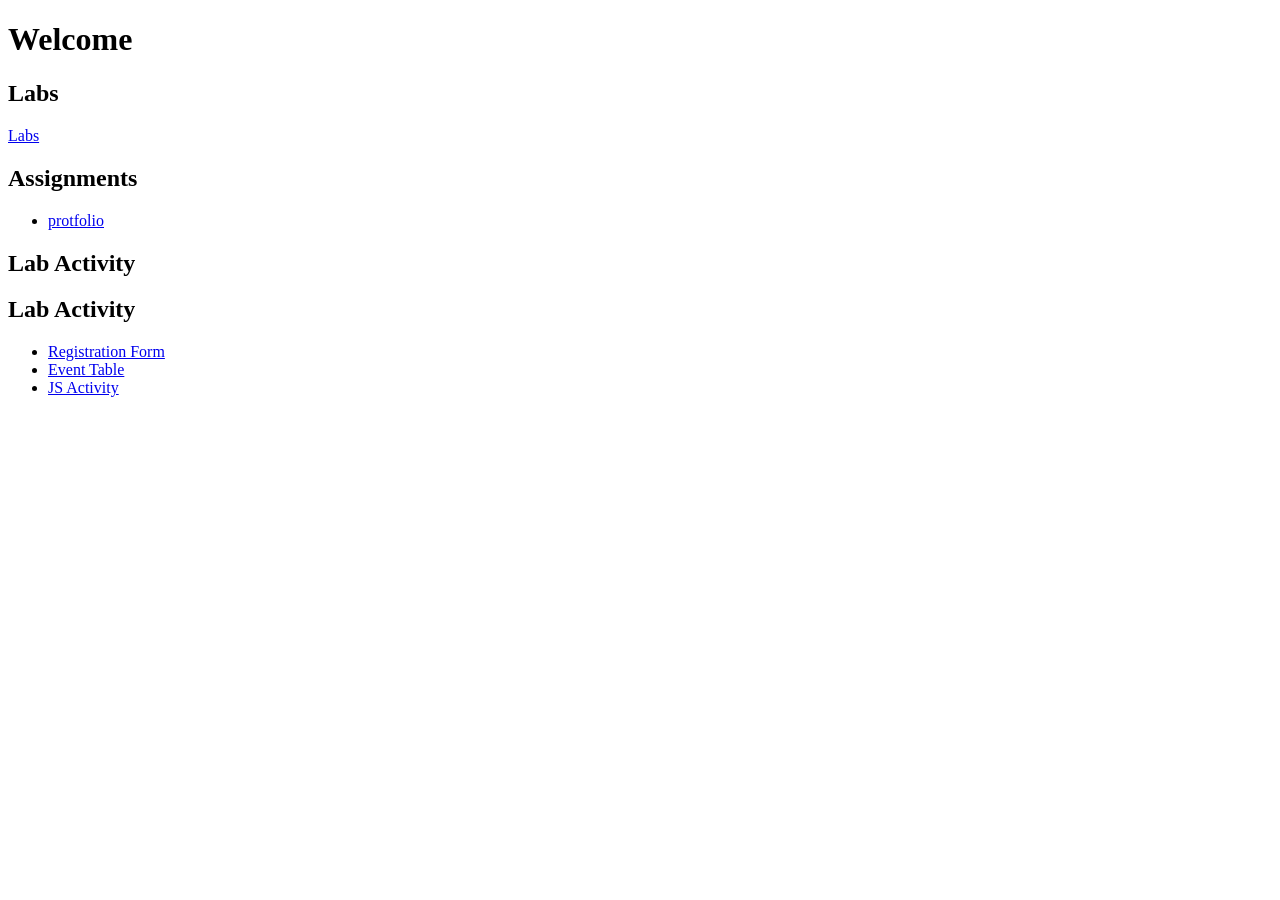
<file: index.html>
<!DOCTYPE html>
<html lang="en">
<head>
    <meta charset="UTF-8">
    <meta name="viewport" content="width=device-width, initial-scale=1.0">
    <title>Document</title>
</head>
<body>
    <h1> Welcome </h1>
    <h2>Labs</h2>
    <a href="Labs/labs.html">Labs</a>

    <h2>Assignments</h2>

     <ul>
      <li>
        <a href="protfolio/index.html">protfolio</a>
      </li>
    </ul>


     <h2>Lab Activity</h2>


     <h2>Lab Activity</h2>
    <ul>
      <li>
        <a href="Lab-Activity/RegisterForm.html">Registration Form</a>
      </li>

      <li>
        <a href="Lab-Activity/EventTable.html">Event Table</a>
      </li>

      <li>
        <a href="JS-Activity1/index.html">JS Activity</a>
      </li>
    </ul>


</body>
</html>
</file>
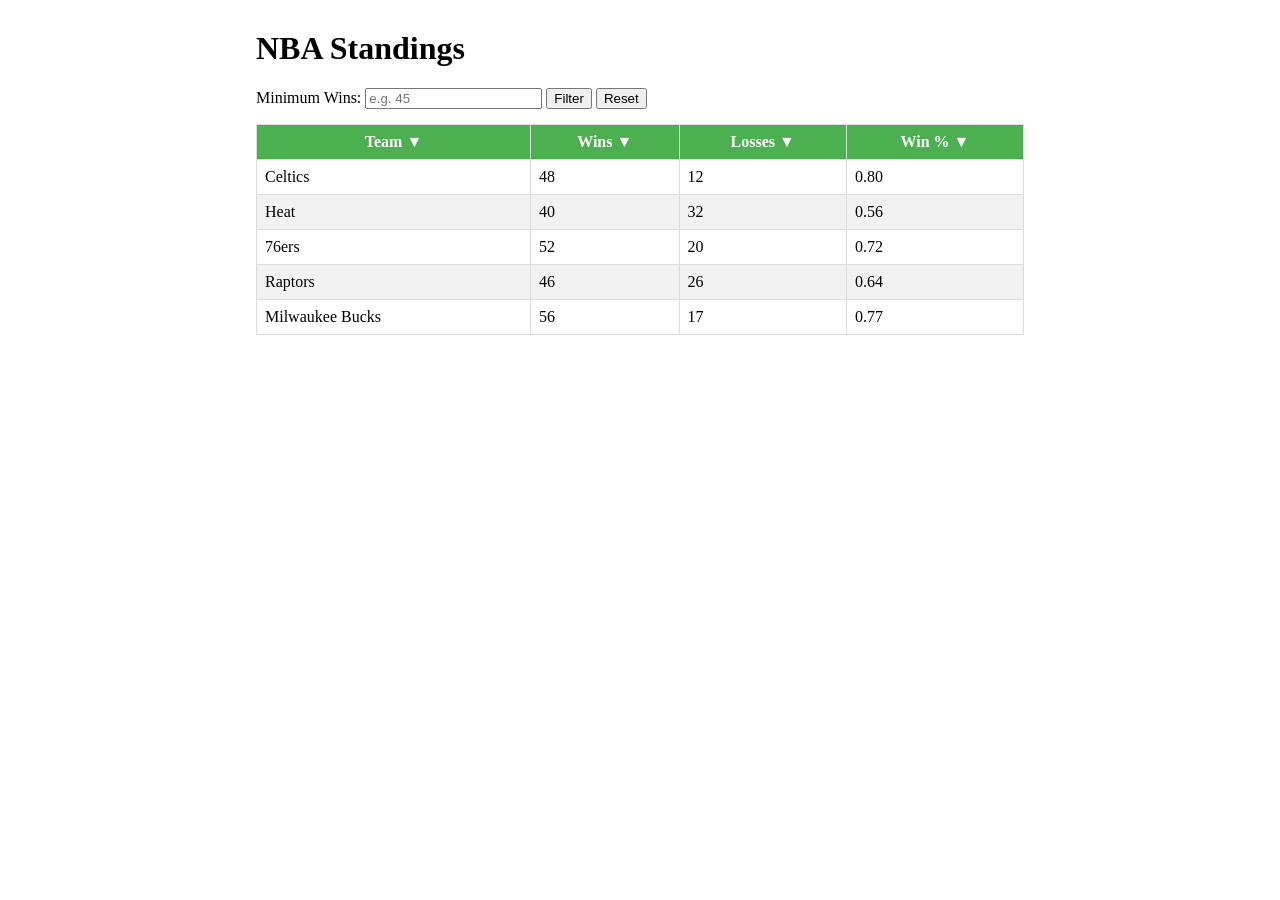
<file: JS-Activity1/index.html>
<!DOCTYPE html>
<html lang="en">
<head>
  <meta charset="UTF-8">
  <title>NBA Standings - Sort & Filter</title>
  <link rel="stylesheet" href="style.css">
  <script src="code.js"></script>
</head>
<body>
  <h1>NBA Standings</h1>
  <!-- Filter Controls -->
   <div style="margin-bottom: 15px;">
    <label for="minWins">Minimum Wins: </label>
    <input type="number" id="minWins" placeholder="e.g. 45">
    <button onclick="filterWins()">Filter</button>
    <button onclick="resetFilter()">Reset</button>
  </div>
  
  <!-- Table -->
  <table>
    <thead>
      <tr>
        <th onclick="sort(this)">Team<span class="asc"></span></th>
        <th onclick="sort(this)">Wins<span class="asc"></span></th>
        <th onclick="sort(this)">Losses<span class="asc"></span></th>
        <th onclick="sort(this)">Win %<span class="asc"></span></th>
      </tr>
      </tr>
    </thead>
    <tbody>
      <tr>
        <td>Celtics</td>
        <td>48</td>
        <td>12</td>
        <td>0.80</td>
      </tr>
      <tr>
        <td>Heat</td>
        <td>40</td>
        <td>32</td>
        <td>0.56</td>
      </tr>
      <tr>
        <td>76ers</td>
        <td>52</td>
        <td>20</td>
        <td>0.72</td>
      </tr>
      <tr>
        <td>Raptors</td>
        <td>46</td>
        <td>26</td>
        <td>0.64</td>
      </tr>
      <tr>
        <td>Milwaukee Bucks</td>
        <td>56</td>
        <td>17</td>
        <td>0.77</td>
      </tr>
    </tbody>
  </table>
 
</body>
</html>
</file>
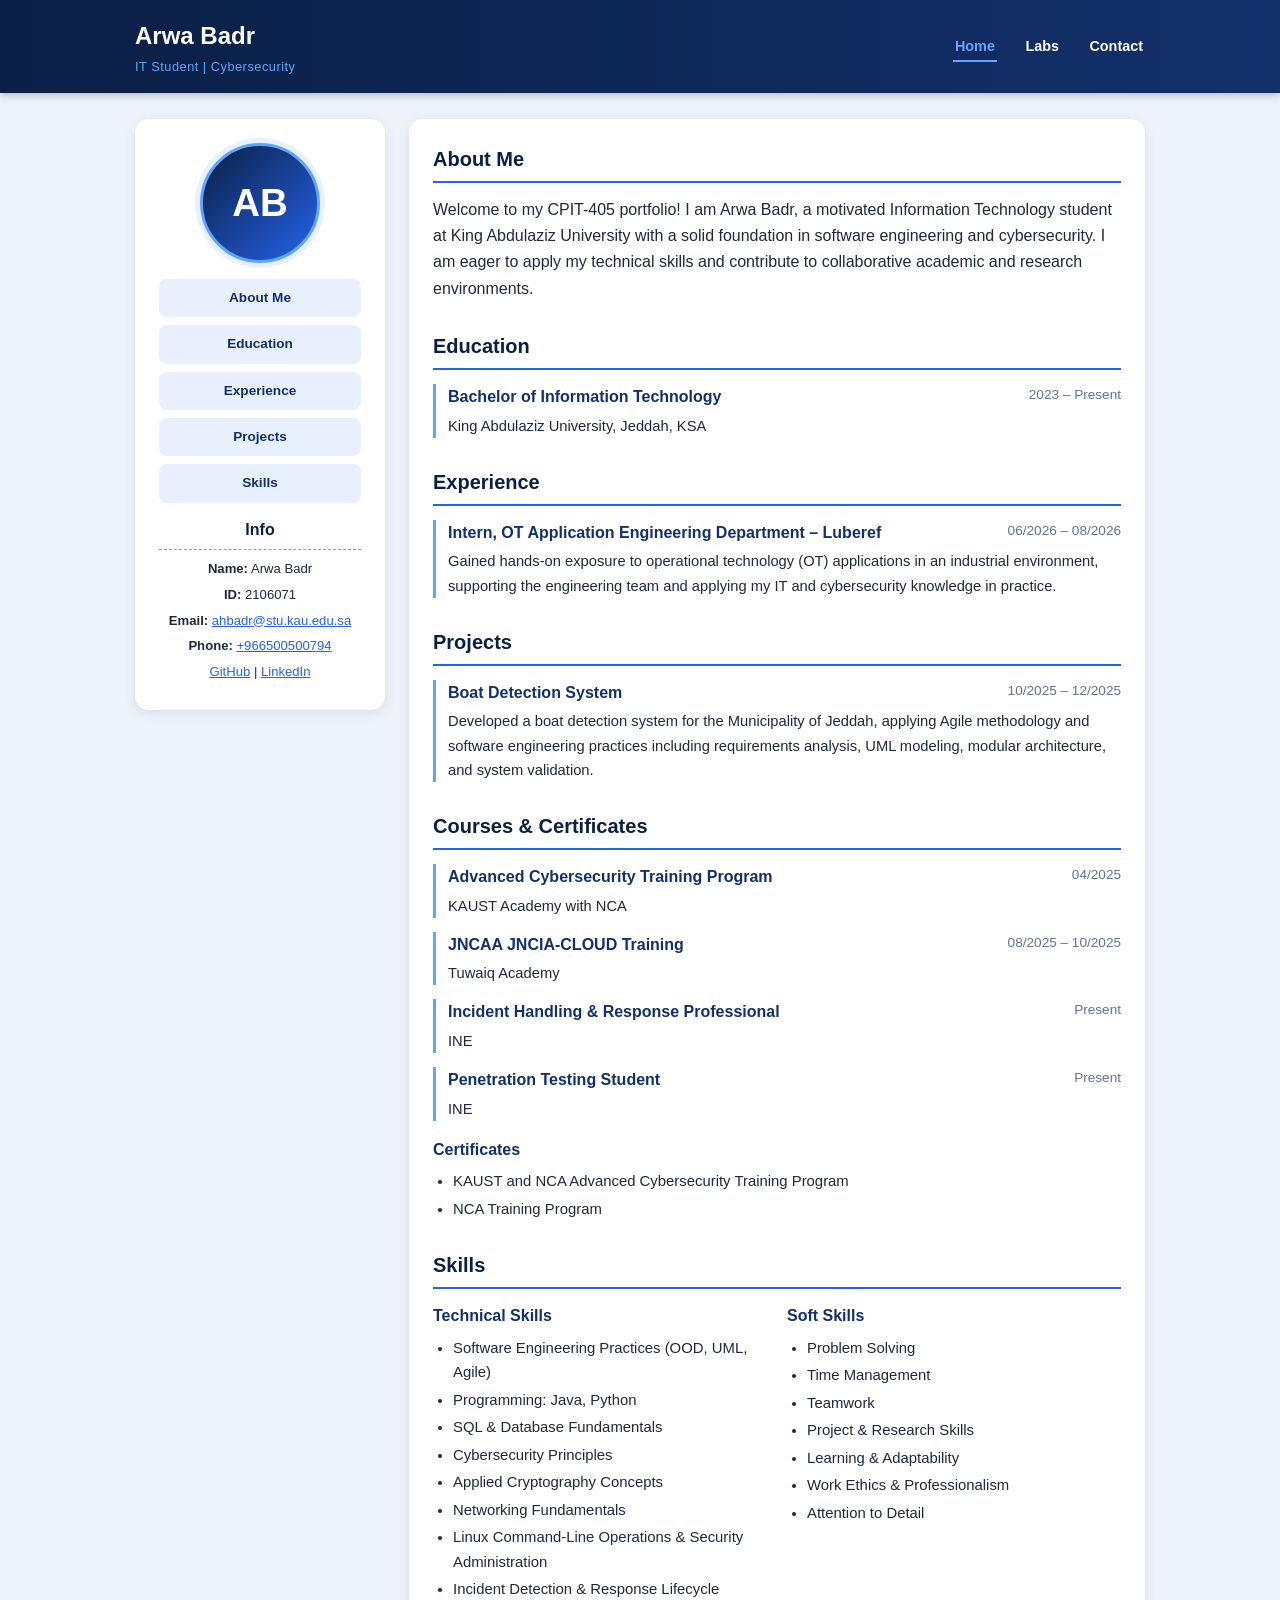
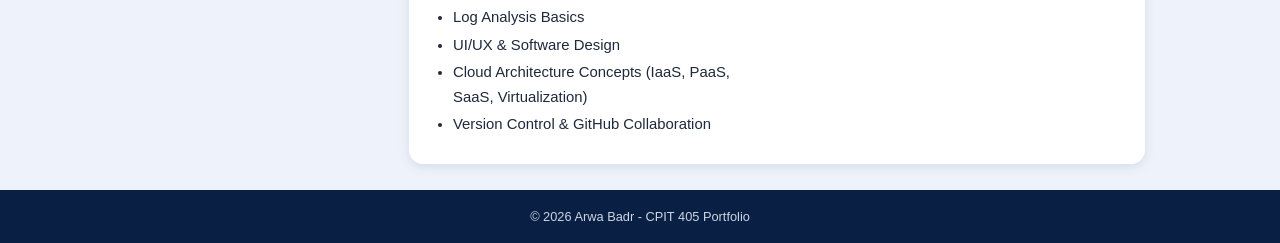
<file: protfolio/index.html>
<!DOCTYPE html>
<html lang="en">
<head>
  <meta charset="UTF-8">
  <meta name="viewport" content="width=device-width, initial-scale=1">
  <title>Home | Arwa Badr - CPIT 405 Portfolio</title>
  <link rel="stylesheet" href="style.css">
</head>
<body>
  <header>
    <div class="wrap">
      <div>
        <h1>Arwa Badr</h1>
        <p>IT Student | Cybersecurity</p>
      </div>
      <nav>
        <a href="index.html" class="active">Home</a>
        <a href="labsA.html">Labs</a>
        <a href="contact.html">Contact</a>
      </nav>
    </div>
  </header>
  <main class="wrap">
    <aside class="card">
      <div class="avatar">AB</div>
      <a class="btn" href="#about">About Me</a>
      <a class="btn" href="#education">Education</a>
      <a class="btn" href="#experience">Experience</a>
      <a class="btn" href="#projects">Projects</a>
      <a class="btn" href="#skills">Skills</a>
      <h2>Info</h2>
      <p><strong>Name:</strong> Arwa Badr</p>
      <p><strong>ID:</strong> 2106071</p>
      <p><strong>Email:</strong> <a href="mailto:ahbadr@stu.kau.edu.sa">ahbadr@stu.kau.edu.sa</a></p>
      <p><strong>Phone:</strong> <a href="tel:+966500500794">+966500500794</a></p>
      <p><a href="https://github.com/Arwa-Badr">GitHub</a> | <a href="https://www.linkedin.com/in/arwa-badr-2a0993382">LinkedIn</a></p>
    </aside>
    <div class="card">
      <section id="about">
        <h2>About Me</h2>
        <p>Welcome to my CPIT-405 portfolio! I am Arwa Badr, a motivated Information Technology student at King Abdulaziz University with a solid foundation in software engineering and cybersecurity. I am eager to apply my technical skills and contribute to collaborative academic and research environments.</p>
      </section>

      <section id="education">
        <h2>Education</h2>
        <div class="item">
          <div class="meta"><h3>Bachelor of Information Technology</h3><span>2023 &ndash; Present</span></div>
          <p>King Abdulaziz University, Jeddah, KSA</p>
        </div>
      </section>

      <section id="experience">
        <h2>Experience</h2>
        <div class="item">
          <div class="meta"><h3>Intern, OT Application Engineering Department &ndash; Luberef</h3><span>06/2026 &ndash; 08/2026</span></div>
          <p>Gained hands-on exposure to operational technology (OT) applications in an industrial environment, supporting the engineering team and applying my IT and cybersecurity knowledge in practice.</p>
        </div>
      </section>

      <section id="projects">
        <h2>Projects</h2>
        <div class="item">
          <div class="meta"><h3>Boat Detection System</h3><span>10/2025 &ndash; 12/2025</span></div>
          <p>Developed a boat detection system for the Municipality of Jeddah, applying Agile methodology and software engineering practices including requirements analysis, UML modeling, modular architecture, and system validation.</p>
        </div>
      </section>

      <section id="courses">
        <h2>Courses &amp; Certificates</h2>
        <div class="item">
          <div class="meta"><h3>Advanced Cybersecurity Training Program</h3><span>04/2025</span></div>
          <p>KAUST Academy with NCA</p>
        </div>
        <div class="item">
          <div class="meta"><h3>JNCAA JNCIA-CLOUD Training</h3><span>08/2025 &ndash; 10/2025</span></div>
          <p>Tuwaiq Academy</p>
        </div>
        <div class="item">
          <div class="meta"><h3>Incident Handling &amp; Response Professional</h3><span>Present</span></div>
          <p>INE</p>
        </div>
        <div class="item">
          <div class="meta"><h3>Penetration Testing Student</h3><span>Present</span></div>
          <p>INE</p>
        </div>
        <h3 style="color:#12306b;font-size:1rem;margin:16px 0 6px">Certificates</h3>
        <ul>
          <li>KAUST and NCA Advanced Cybersecurity Training Program</li>
          <li>NCA Training Program</li>
        </ul>
      </section>

      <section id="skills">
        <h2>Skills</h2>
        <div class="cols">
          <div>
            <h3>Technical Skills</h3>
            <ul>
              <li>Software Engineering Practices (OOD, UML, Agile)</li>
              <li>Programming: Java, Python</li>
              <li>SQL &amp; Database Fundamentals</li>
              <li>Cybersecurity Principles</li>
              <li>Applied Cryptography Concepts</li>
              <li>Networking Fundamentals</li>
              <li>Linux Command-Line Operations &amp; Security Administration</li>
              <li>Incident Detection &amp; Response Lifecycle</li>
              <li>Log Analysis Basics</li>
              <li>UI/UX &amp; Software Design</li>
              <li>Cloud Architecture Concepts (IaaS, PaaS, SaaS, Virtualization)</li>
              <li>Version Control &amp; GitHub Collaboration</li>
            </ul>
          </div>
          <div>
            <h3>Soft Skills</h3>
            <ul>
              <li>Problem Solving</li>
              <li>Time Management</li>
              <li>Teamwork</li>
              <li>Project &amp; Research Skills</li>
              <li>Learning &amp; Adaptability</li>
              <li>Work Ethics &amp; Professionalism</li>
              <li>Attention to Detail</li>
            </ul>
          </div>
        </div>
      </section>
    </div>
  </main>
  <footer>&copy; 2026 Arwa Badr - CPIT 405 Portfolio</footer>
</body>
</html>
</file>
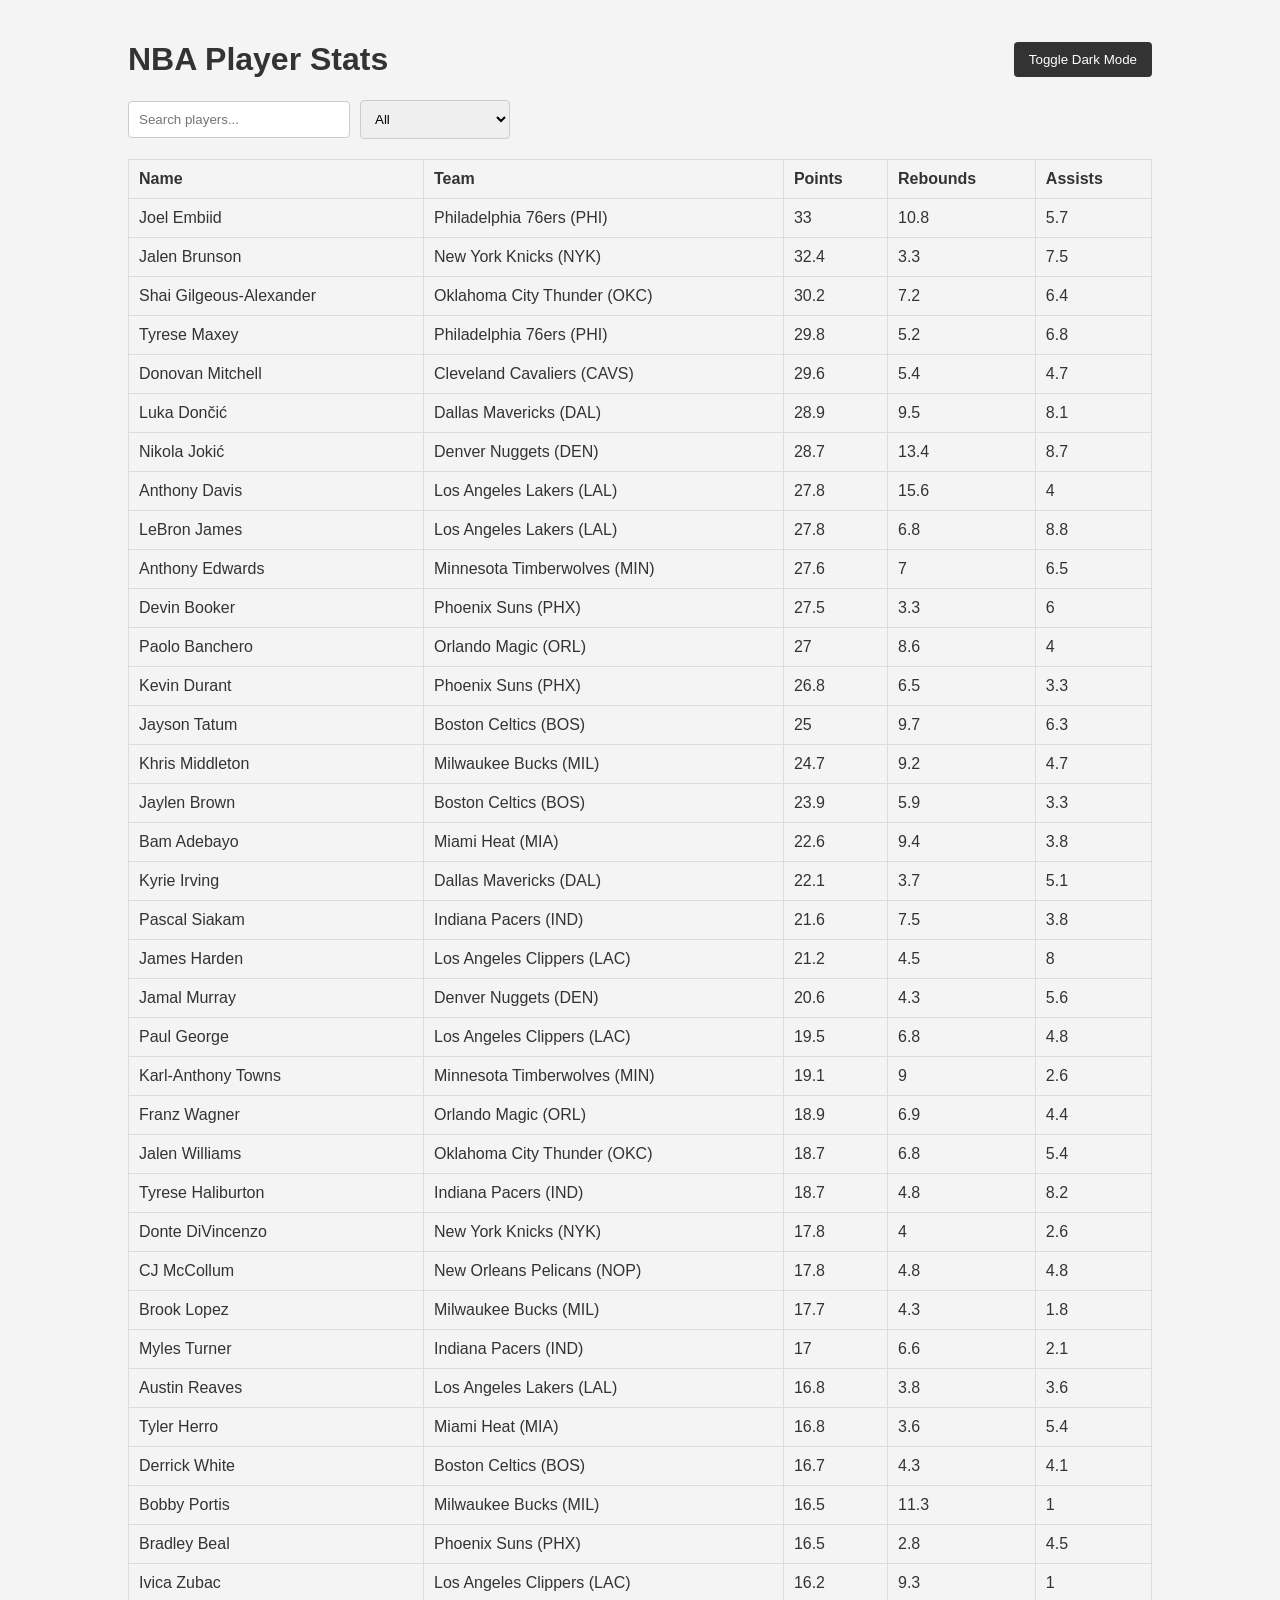
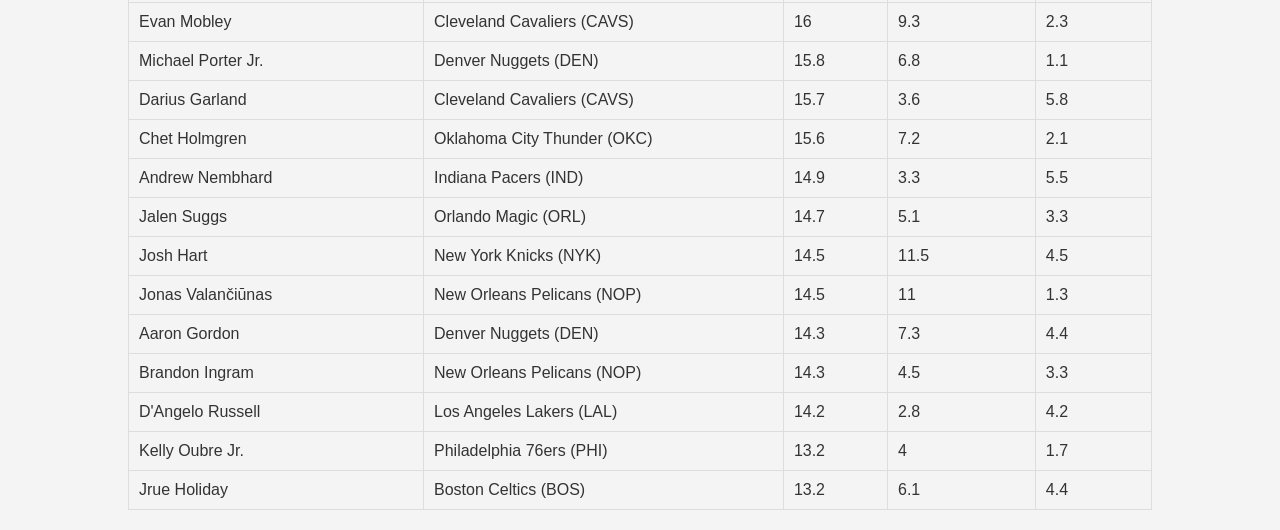
<file: Labs/lab-05/index.html>
<!DOCTYPE html>
<html lang="en">

<head>
    <meta charset="UTF-8">
    <meta name="viewport" content="width=device-width, initial-scale=1.0">
    <title>NBA Stats</title>
    <link rel="stylesheet" href="styles.css">

</head>

<body>
    <div class="container">
        <header>
            <h1>NBA Player Stats</h1>
            <button id="dark-mode-toggle">Toggle Dark Mode</button>
        </header>

        <search class="table-filters">
            <input type="text" id="search" placeholder="Search players...">
            <select id="team-filter">
                <option value="all">All</option>
                <!-- Teams will be populated in JS -->
            </select>
        </search>

        <table id="player-stats">
            <thead>
                <tr>
                    <th>Name</th>
                    <th>Team</th>
                    <th>Points</th>
                    <th>Rebounds</th>
                    <th>Assists</th>
                </tr>
            </thead>
            <tbody id="player-rows">
                <!-- Rows will be populated in JS -->
            </tbody>
        </table>
    </div>
    <script src="script.js"></script>
</body>

</html>
</file>
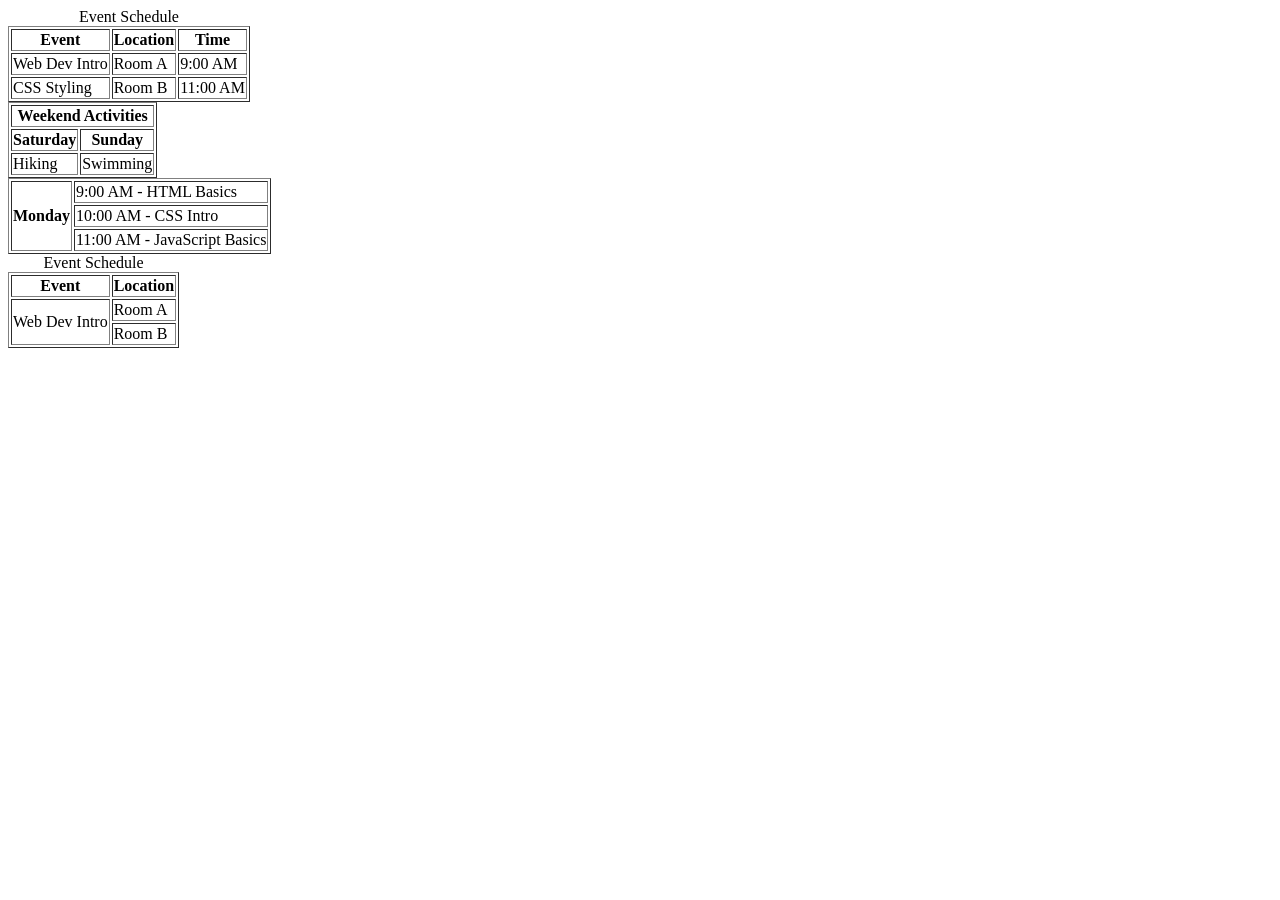
<file: Lab-Activity/EventTable.html>
<!DOCTYPE html>
<html lang="en">

<head>
    <title>Event Tables</title>
</head>

<body>

    <table border="1">
        <caption>Event Schedule</caption>

        <tr>
            <th>Event</th>
            <th>Location</th>
            <th>Time</th>
        </tr>

        <tr>
            <td>Web Dev Intro</td>
            <td>Room A</td>
            <td>9:00 AM</td>
        </tr>

        <tr>
            <td>CSS Styling</td>
            <td>Room B</td>
            <td>11:00 AM</td>
        </tr>
    </table>


    <table border="1">

    <tr>
        <th colspan="2">Weekend Activities</th>
    </tr>

    <tr>
        <th>Saturday</th>
        <th>Sunday</th>
    </tr>

    <tr>
        <td>Hiking</td>
        <td>Swimming</td>
    </tr>

</table>


    <table border="1">

        <tr>
            <th rowspan="3">Monday</th>
            <td>9:00 AM - HTML Basics</td>
        </tr>

        <tr>
            <td>10:00 AM - CSS Intro</td>
        </tr>

        <tr>
            <td>11:00 AM - JavaScript Basics</td>
        </tr>

    </table>


    <table border="1">
        <caption>Event Schedule</caption>

        <tr>
            <th>Event</th>
            <th>Location</th>
        </tr>

        <tr>
            <td rowspan="2">Web Dev Intro</td>
            <td>Room A</td>
        </tr>

        <tr>
            <td>Room B</td>
        </tr>

    </table>

</body>

</html>
</file>
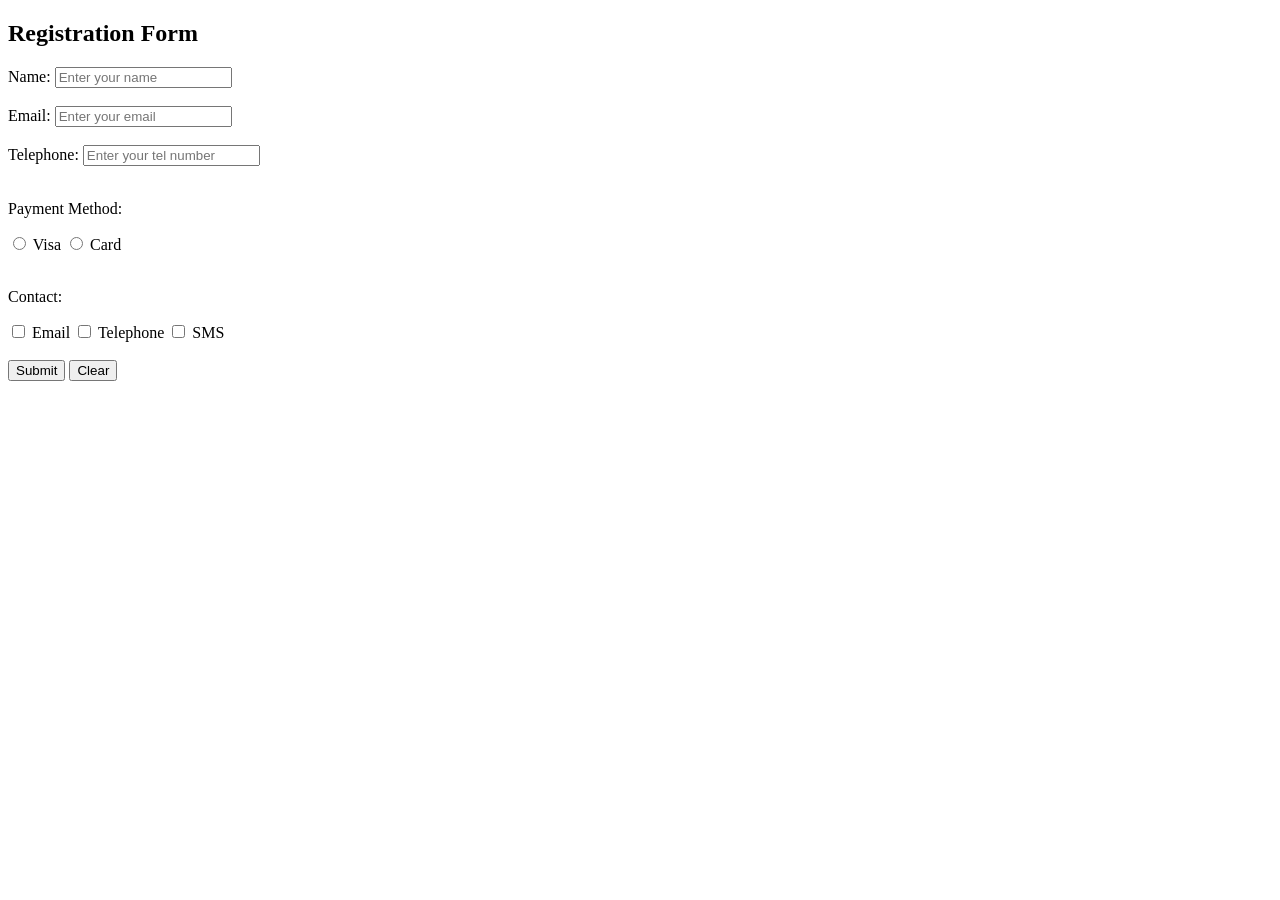
<file: Lab-Activity/RegisterForm.html>
<!DOCTYPE html>
<html>
  <head>
    <title>Registration Form</title>
  </head>

  <body>
    <h2>Registration Form</h2>

    <form>
      <label for="name">Name:</label>
      <input type="text" id="name" name="name" placeholder="Enter your name" />
      <br />
      <br />

      <label for="email">Email:</label>
      <input
        type="email"
        id="email"
        name="email"
        placeholder="Enter your email"
      />
      <br />
      <br />

      <label for="tel">Telephone:</label>
      <input
        type="tel"
        id="tel"
        name="tel"
        placeholder="Enter your tel number"
      />
      <br />
      <br />

      <p>Payment Method:</p>
      <input type="radio" id="visa" name="payment" value="visa" />
      <label for="visa">Visa</label>

      <input type="radio" id="card" name="payment" value="card" />
      <label for="card">Card</label>

      <br />
      <br />

      <p>Contact:</p>

      <input type="checkbox" id="contactEmail" name="contact" value="email" />
      <label for="contactEmail">Email</label>

      <input type="checkbox" id="contactTel" name="contact" value="tel" />
      <label for="contactTel">Telephone</label>

      <input type="checkbox" id="contactSms" name="contact" value="sms" />
      <label for="contactSms">SMS</label>

      <br />
      <br />

      <input type="submit" value="Submit" />
      <input type="reset" value="Clear" />
    </form>
  </body>
</html>
</file>
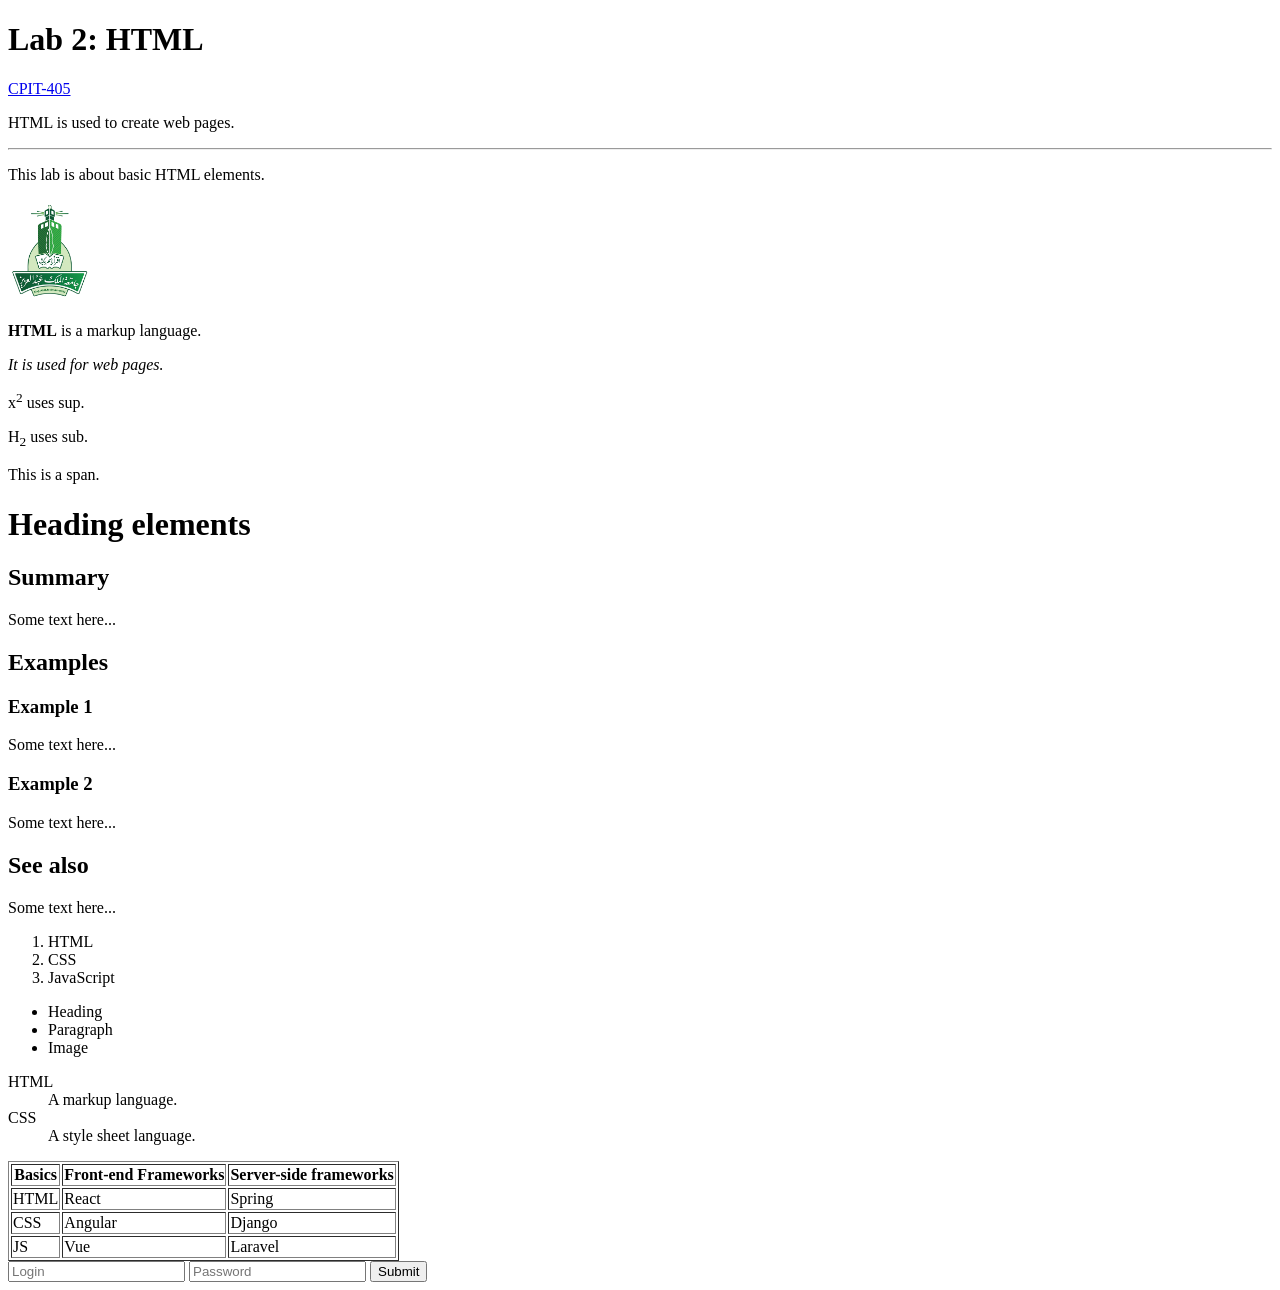
<file: Labs/lab2.html>
<!DOCTYPE html>
<html>

<head>
    <title>CPIT-405 lab 2</title>
</head>

<body>

    <h1>Lab 2: HTML</h1>

    <a href="https://cpit405.gitlab.io">CPIT-405</a>

    <p>
        HTML is used to create web pages.
    </p>

    <hr>

    <p>
        This lab is about basic HTML elements.
    </p>

    <a href="https://www.kau.edu.sa">
    <img src="KAU_logo copy.png" alt="KAU Logo" width="80">
</a>


    <p>
        <strong>HTML</strong> is a markup language.
    </p>

    <p>
        <em>It is used for web pages.</em>
    </p>

    <p>
        x<sup>2</sup> uses sup.
    </p>

    <p>
        H<sub>2</sub> uses sub.
    </p>

    <p>
        <span>This is a span.</span>
    </p>


    <h1>Heading elements</h1>

    <h2>Summary</h2>

    <p>
        Some text here...
    </p>

    <h2>Examples</h2>

    <h3>Example 1</h3>

    <p>
        Some text here...
    </p>

    <h3>Example 2</h3>

    <p>
        Some text here...
    </p>

    <h2>See also</h2>

    <p>
        Some text here...
    </p>


    <ol>
        <li>HTML</li>
        <li>CSS</li>
        <li>JavaScript</li>
    </ol>

    <ul>
        <li>Heading</li>
        <li>Paragraph</li>
        <li>Image</li>
    </ul>

    <dl>
        <dt>HTML</dt>
        <dd>A markup language.</dd>

        <dt>CSS</dt>
        <dd>A style sheet language.</dd>
    </dl>


    <table border="1">
        <tr>
            <th>Basics</th>
            <th>Front-end Frameworks</th>
            <th>Server-side frameworks</th>
        </tr>

        <tr>
            <td>HTML</td>
            <td>React</td>
            <td>Spring</td>
        </tr>

        <tr>
            <td>CSS</td>
            <td>Angular</td>
            <td>Django</td>
        </tr>

        <tr>
            <td>JS</td>
            <td>Vue</td>
            <td>Laravel</td>
        </tr>
    </table>


    <form>
        <input type="text" name="login" placeholder="Login">

        <input type="password" name="password" placeholder="Password">

        <input type="submit" value="Submit">
    </form>


</body>

</html>
</file>
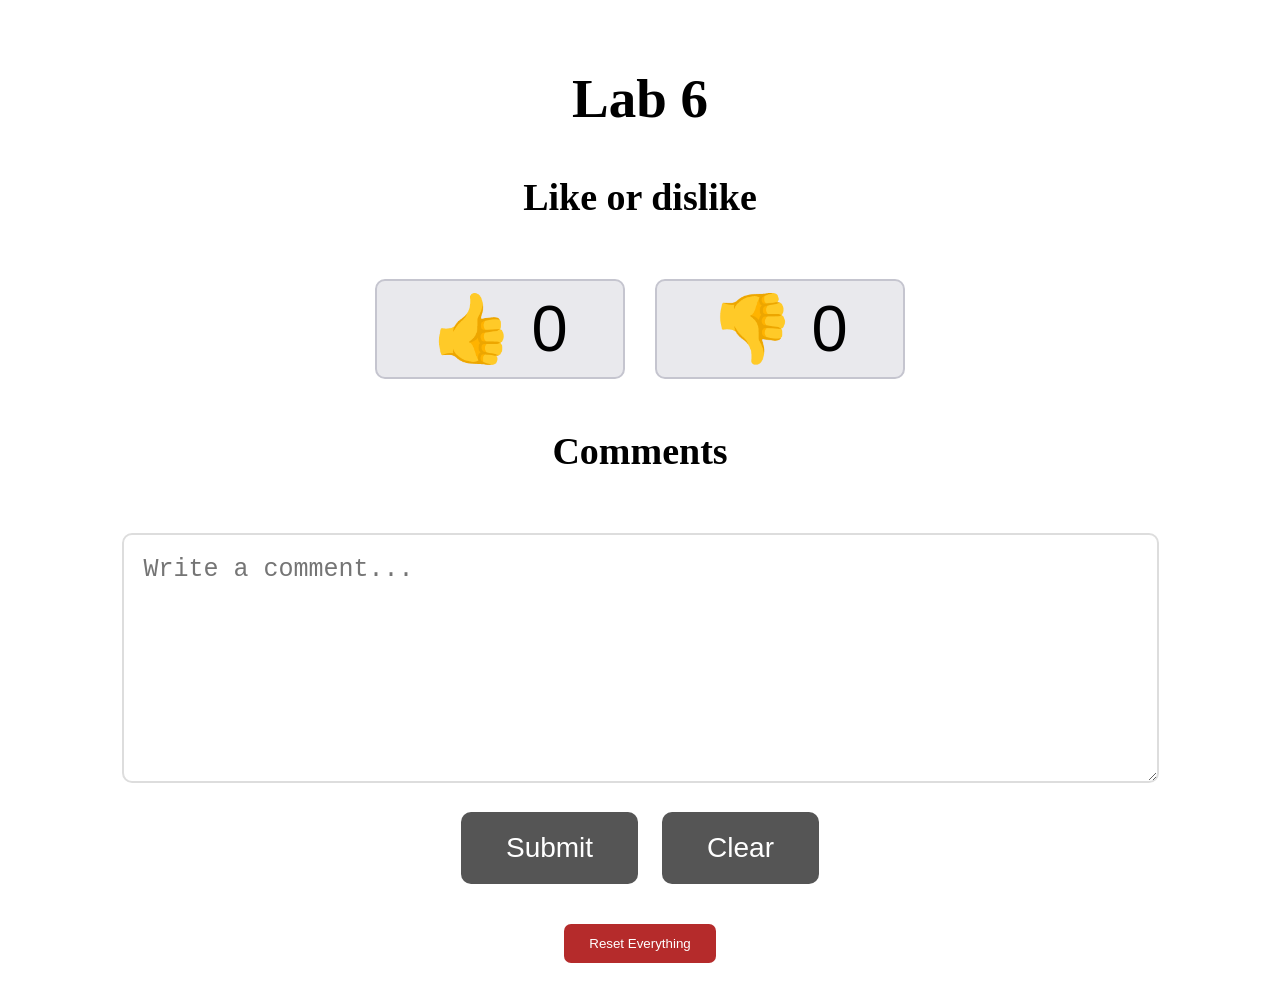
<file: Labs/lab6.html>
<!DOCTYPE html>
<html lang="en">
<head>
    <meta charset="UTF-8">
    <meta name="viewport" content="width=device-width, initial-scale=1.0">
    <title>Lab 6 - Like or Dislike</title>
    <link rel="stylesheet" href="lab6.css">
</head>
<body>

    <h1>Lab 6</h1>
    <h2>Like or dislike</h2>

    <div class="voting">
        <button id="likeBtn">
            👍 <span id="likeCount">0</span>
        </button>

        <button id="dislikeBtn">
            👎 <span id="dislikeCount">0</span>
        </button>
    </div>

    <h2>Comments</h2>

    <div class="comment-section">
        <textarea id="commentInput"
            placeholder="Write a comment..."></textarea>

        <div class="comment-buttons">
            <button id="submitBtn">Submit</button>
            <button id="clearBtn">Clear</button>
        </div>
    </div>

    <ul id="commentsList"></ul>

    <p id="message"></p>

    <button id="resetBtn">Reset Everything</button>

    <script src="lab6.js"></script>
</body>
</html>
</file>
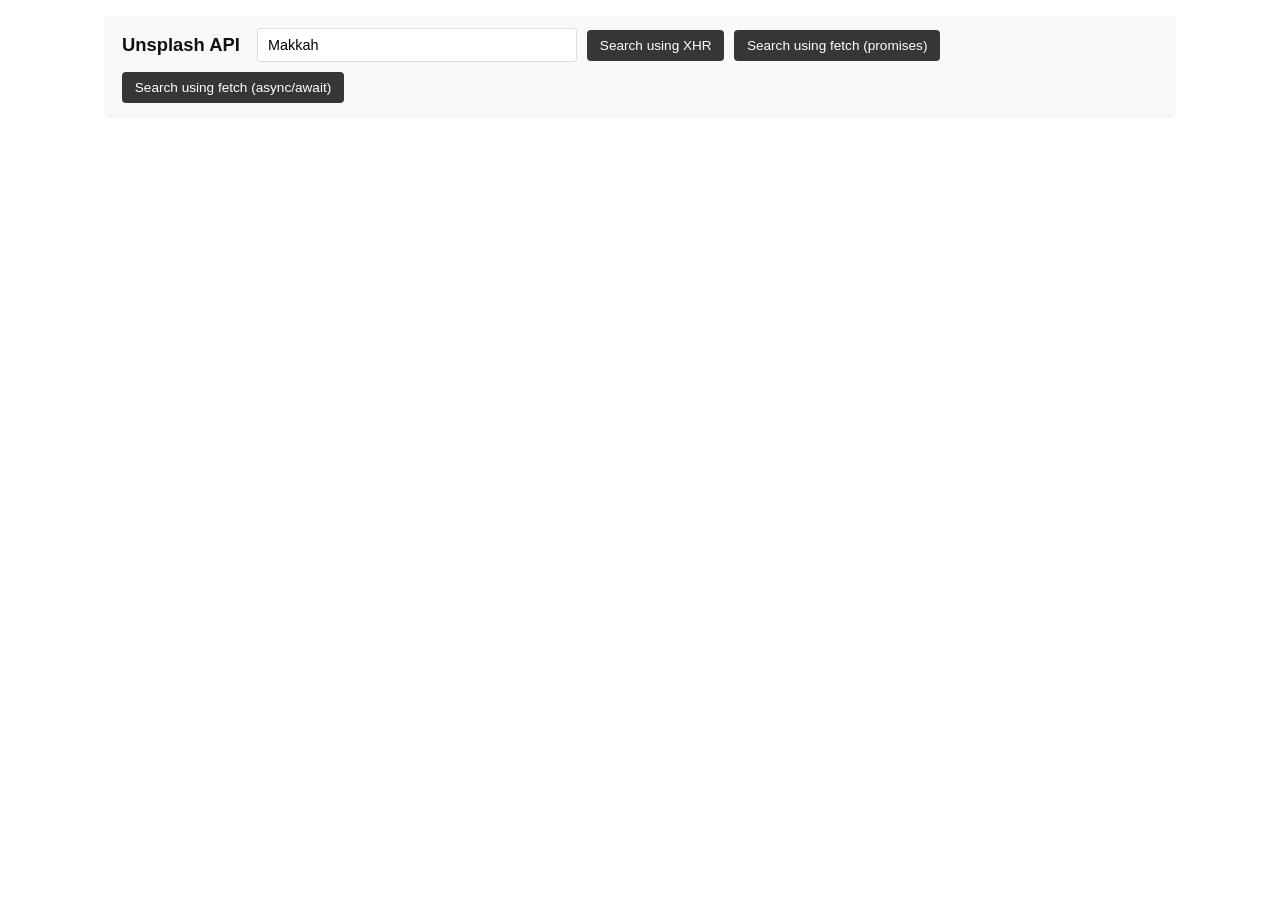
<file: Labs/lab7.html>
<!DOCTYPE html>
<html lang="en">
<head>
  <meta charset="UTF-8">
  <meta name="viewport" content="width=device-width, initial-scale=1">
  <title>CPIT-405 | Lab 7 – Unsplash API</title>
  <link rel="stylesheet" href="lab7.css">
</head>
<body>
  <nav class="navbar">
    <span class="brand">Unsplash API</span>
    <input type="text" id="searchInput" value="Makkah" aria-label="Search term">
    <button type="button" id="xhrBtn">Search using XHR</button>
    <button type="button" id="promiseBtn">Search using fetch (promises)</button>
    <button type="button" id="asyncBtn">Search using fetch (async/await)</button>
  </nav>

  <p id="message" role="status"></p>
  <section id="gallery" class="gallery"></section>

  <script src="lab7.js"></script>
</body>
</html>
</file>
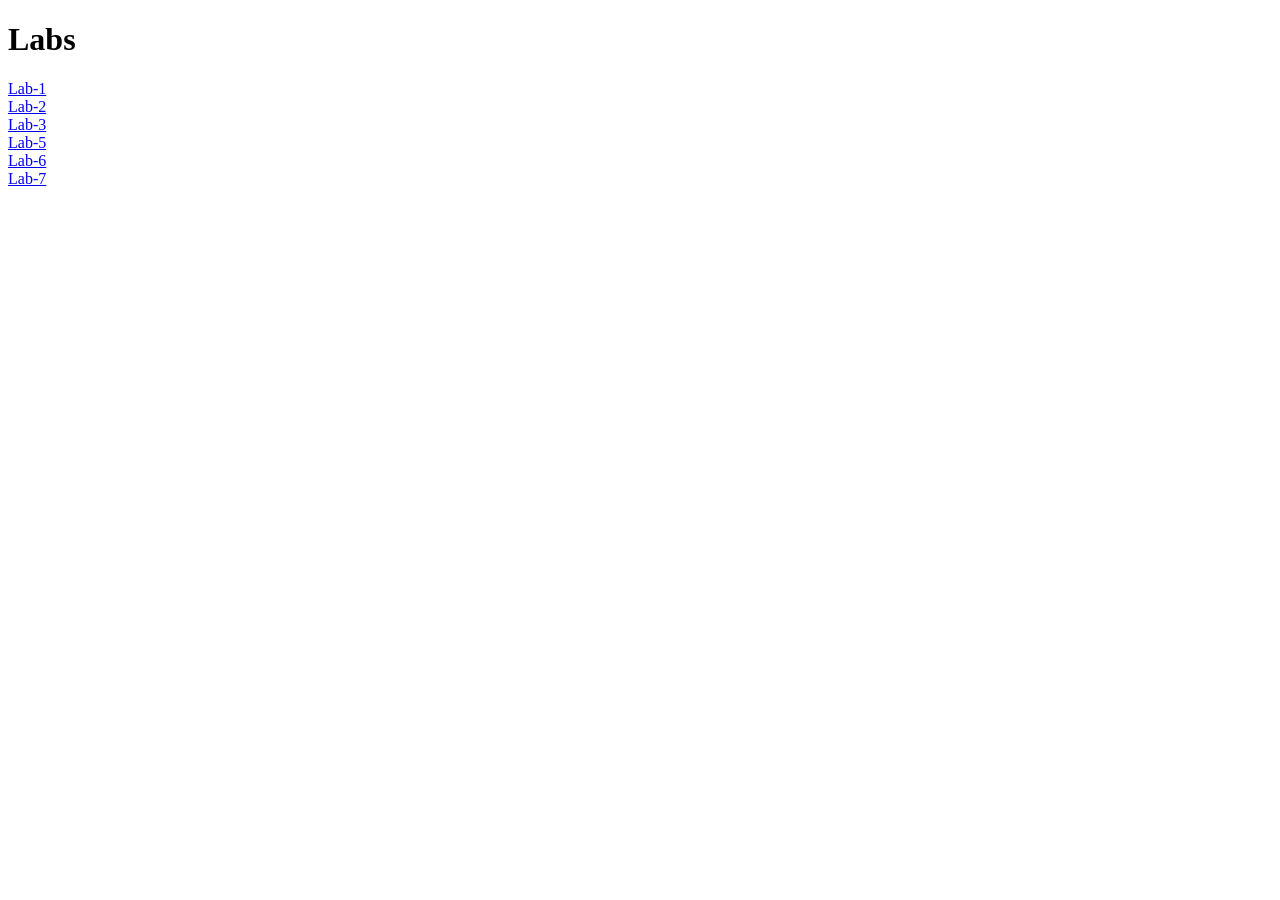
<file: Labs/labs.html>
<!DOCTYPE html>
<html lang="en">
<head>
    <meta charset="UTF-8">
    <meta name="viewport" content="width=device-width, initial-scale=1.0">
    <title>Labs</title>
</head>
<body>
    <h1>Labs</h1>
    <a href="lab1.html">Lab-1</a>
    <br>
    <a href="lab2.html">Lab-2</a>
    <br>
    <a href="lab3.html">Lab-3</a>
    <br>
    <a href="lab-05/index.html">Lab-5</a>
    <br>
    <a href="lab6.html">Lab-6</a>
    <br>
    <a href="lab7.html">Lab-7</a>
    <br>
</body>
</html>
</file>
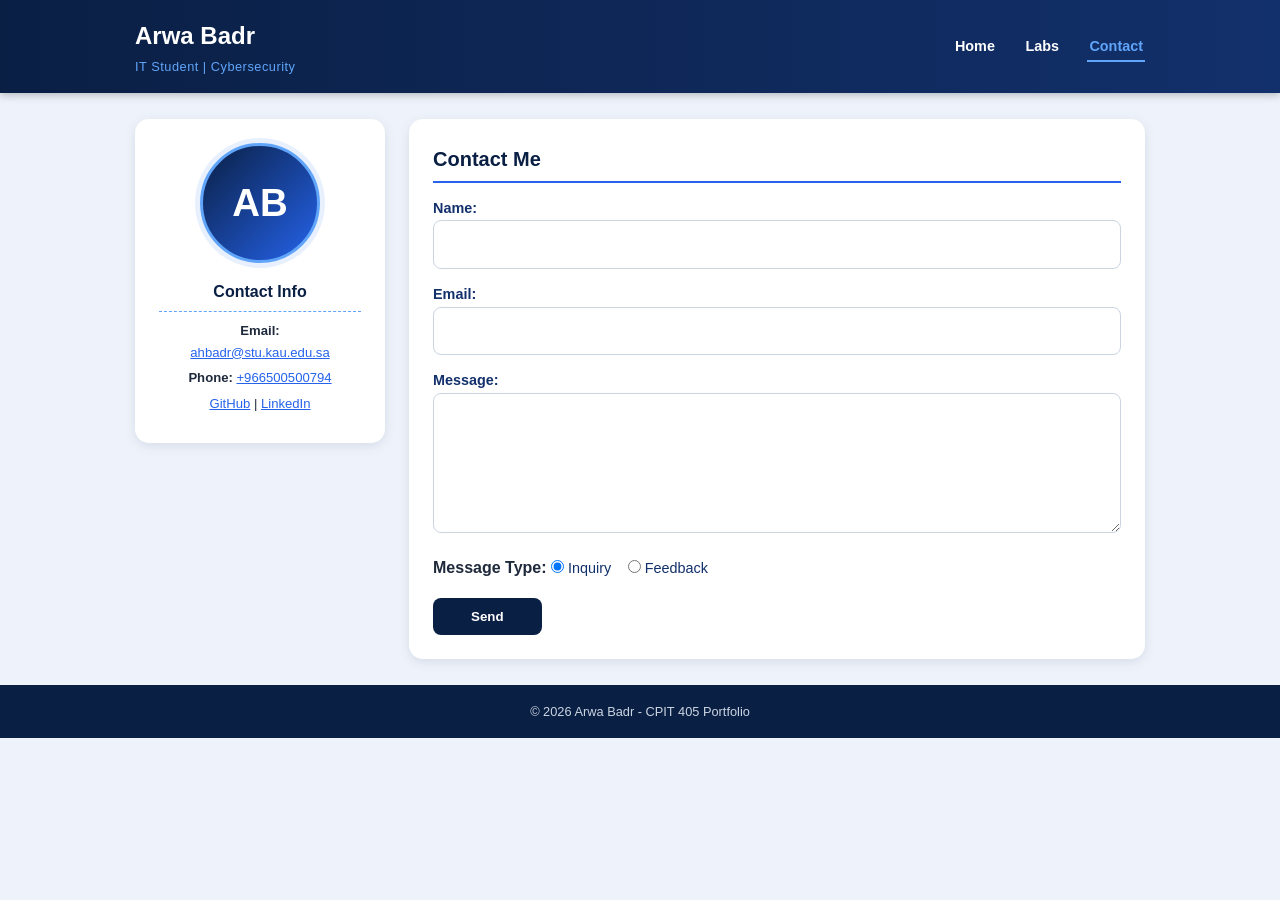
<file: protfolio/contact.html>
<!DOCTYPE html>
<html lang="en">
<head>
  <meta charset="UTF-8">
  <meta name="viewport" content="width=device-width, initial-scale=1">
  <title>Contact | Arwa Badr - CPIT 405 Portfolio</title>
  <link rel="stylesheet" href="style.css">
</head>
<body>
  <header>
    <div class="wrap">
      <div>
        <h1>Arwa Badr</h1>
        <p>IT Student | Cybersecurity</p>
      </div>
      <nav>
        <a href="index.html">Home</a>
        <a href="labsA.html">Labs</a>
        <a href="contact.html" class="active">Contact</a>
      </nav>
    </div>
  </header>
  <main class="wrap">
    <aside class="card">
      <div class="avatar">AB</div>
      <h2>Contact Info</h2>
      <p><strong>Email:</strong><br><a href="mailto:ahbadr@stu.kau.edu.sa">ahbadr@stu.kau.edu.sa</a></p>
      <p><strong>Phone:</strong> <a href="tel:+966500500794">+966500500794</a></p>
      <p><a href="https://github.com/Arwa-Badr">GitHub</a> | <a href="https://www.linkedin.com/in/arwa-badr-2a0993382">LinkedIn</a></p>
    </aside>
    <div class="card">
      <section>
        <h2>Contact Me</h2>
        <form action="https://api.web3forms.com/submit" method="POST">
          <input type="hidden" name="access_key" value="f0887a8d-11eb-429a-9b6c-65d77d5d3a30">
          <input type="hidden" name="subject" value="New message from my portfolio">
          <label for="name">Name:</label>
          <input type="text" id="name" name="name" required>
          <label for="email">Email:</label>
          <input type="email" id="email" name="email" required>
          <label for="message">Message:</label>
          <textarea id="message" name="message" required></textarea>
          <p class="radios" style="margin-top:14px"><strong>Message Type:</strong>
            <label><input type="radio" name="type" value="Inquiry" checked> Inquiry</label>
            <label><input type="radio" name="type" value="Feedback"> Feedback</label>
          </p>
          <button type="submit">Send</button>
        </form>
      </section>
    </div>
  </main>
  <footer>&copy; 2026 Arwa Badr - CPIT 405 Portfolio</footer>
</body>
</html>
</file>
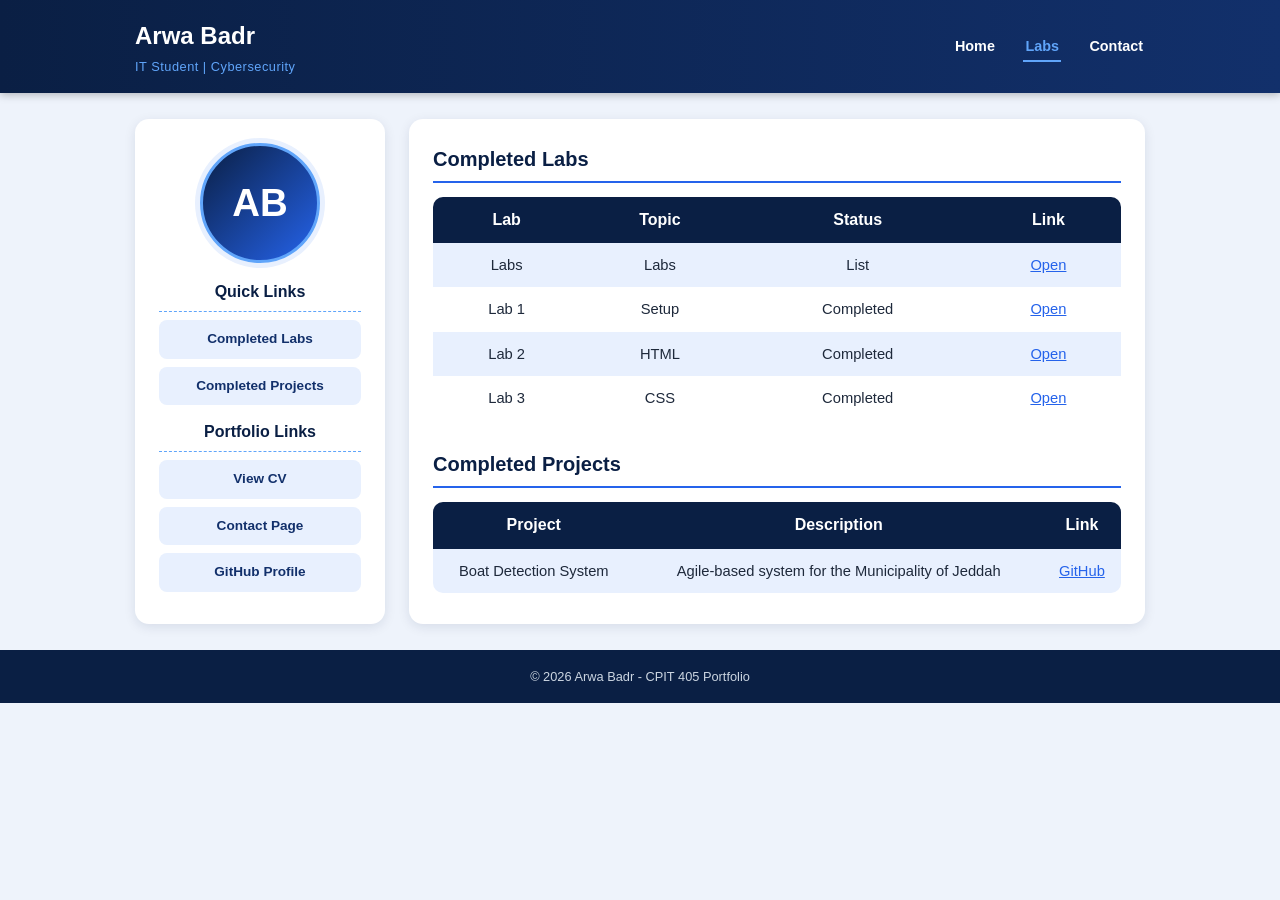
<file: protfolio/labsA.html>
<!DOCTYPE html>
<html lang="en">
<head>
  <meta charset="UTF-8">
  <meta name="viewport" content="width=device-width, initial-scale=1">
  <title>Labs | Arwa Badr - CPIT 405 Portfolio</title>
  <link rel="stylesheet" href="style.css">
</head>
<body>
  <header>
    <div class="wrap">
      <div>
        <h1>Arwa Badr</h1>
        <p>IT Student | Cybersecurity</p>
      </div>
      <nav>
        <a href="index.html">Home</a>
        <a href="labsA.html" class="active">Labs</a>
        <a href="contact.html">Contact</a>
      </nav>
    </div>
  </header>
  <main class="wrap">
    <aside class="card">
      <div class="avatar">AB</div>
      <h2>Quick Links</h2>
      <a class="btn" href="#labs">Completed Labs</a>
      <a class="btn" href="#projects">Completed Projects</a>
      <h2>Portfolio Links</h2>
      <a class="btn" href="index.html">View CV</a>
      <a class="btn" href="contact.html">Contact Page</a>
      <a class="btn" href="https://github.com/Arwa-Badr">GitHub Profile</a>
    </aside>
    <div class="card">
      <section id="labs">
        <h2>Completed Labs</h2>
        <table>
          <tr><th>Lab</th><th>Topic</th><th>Status</th><th>Link</th></tr>
          <tr><td>Labs</td><td>Labs</td><td>List</td><td><a href="../Labs/labs.html">Open</a></td></tr>
          <tr><td>Lab 1</td><td>Setup</td><td>Completed</td><td><a href="../Labs/lab1.html">Open</a></td></tr>
          <tr><td>Lab 2</td><td>HTML</td><td>Completed</td><td><a href="../Labs/lab2.html">Open</a></td></tr>
          <tr><td>Lab 3</td><td>CSS</td><td>Completed</td><td><a href="../Labs/lab3.html">Open</a></td></tr>
        </table>
      </section>
      <section id="projects">
        <h2>Completed Projects</h2>
        <table>
          <tr><th>Project</th><th>Description</th><th>Link</th></tr>
          <tr><td>Boat Detection System</td><td>Agile-based system for the Municipality of Jeddah</td><td><a href="https://github.com/Arwa-Badr">GitHub</a></td></tr>
        </table>
      </section>
    </div>
  </main>
  <footer>&copy; 2026 Arwa Badr - CPIT 405 Portfolio</footer>
</body>
</html>
</file>
<file: JS-Activity1/style.css>
body{
    width: 60%;
    margin: 30px auto;
  }
  span.desc::after{
    content: " \25B2";
  }
  span.asc::after{
    content: " \25BC"
  }
  table {
    width: 100%;
    border-collapse: collapse;
  }
  
  th,
  td {
    border: 1px solid #ddd;
    padding: 8px;
  }
  
  th {
    background-color: #4CAF50;
    color: white;
  }
  
  tr:nth-child(even) {
    background-color: #f2f2f2;
  }
  
  tr:hover {
    background-color: #ddd;
  }
</file>
<file: protfolio/style.css>
:root{
    --navy:#0a1f44;--navy2:#12306b;--blue:#2563eb;--sky:#60a5fa;--light:#e8f0fe;--text:#1e293b;--bg:#eef3fb}
*{
    box-sizing:border-box;margin:0;padding:0}
html{
    scroll-behavior:smooth}
body{
    font-family:'Segoe UI',Arial,sans-serif;color:var(--text);background:var(--bg);line-height:1.65}
.wrap{
    max-width:1050px;margin:0 auto}
header{
    background:linear-gradient(90deg,var(--navy),var(--navy2));color:#fff;position:sticky;top:0;z-index:10;box-shadow:0 2px 8px rgba(0,0,0,.25)}
header .wrap{
    display:flex;justify-content:space-between;align-items:center;flex-wrap:wrap;gap:10px;padding:16px 20px}
header h1{
    font-size:1.5rem}
header p{
    font-size:.8rem;color:var(--sky);letter-spacing:.5px}
nav a{
    color:#fff;text-decoration:none;font-weight:600;font-size:.9rem;margin-left:22px;padding:6px 2px;border-bottom:2px solid transparent;transition:.2s}
nav a:hover,nav a.active{
    color:var(--sky);border-color:var(--sky)}
main.wrap{
    display:grid;grid-template-columns:250px 1fr;gap:24px;padding:26px 20px}
.card{
    background:#fff;border-radius:14px;padding:24px;box-shadow:0 3px 12px rgba(10,31,68,.1)}
aside{
    align-self:start;position:sticky;top:90px;text-align:center}
.avatar{
    width:120px;height:120px;border-radius:50%;margin:0 auto 16px;background:linear-gradient(135deg,var(--navy),var(--blue));color:#fff;font-size:2.4rem;font-weight:700;display:flex;align-items:center;justify-content:center;border:3px solid var(--sky);box-shadow:0 0 0 5px var(--light)}
aside h2{
    font-size:1rem;color:var(--navy);margin:14px 0 8px;padding-bottom:6px;border-bottom:1px dashed var(--sky)}
.btn{
    display:block;background:var(--light);color:var(--navy2);text-decoration:none;font-weight:600;font-size:.85rem;padding:8px;border-radius:8px;margin-bottom:8px;transition:.2s}
.btn:hover{
    background:var(--blue);color:#fff;transform:translateX(3px)}
aside p{
    font-size:.82rem;margin-bottom:4px;word-break:break-word}
a{
    color:var(--blue);transition:.2s}
a:hover{
    color:var(--navy2)}
section{
    margin-bottom:28px;scroll-margin-top:90px}
section:last-child{
    margin-bottom:0}
section h2{
    color:var(--navy);font-size:1.25rem;padding-bottom:5px;margin-bottom:14px;border-bottom:2px solid var(--blue)}
.item{
    margin-bottom:14px;padding-left:12px;border-left:3px solid var(--sky)}
.item h3{
    font-size:1rem;color:var(--navy2)}
.item .meta{
    display:flex;justify-content:space-between;flex-wrap:wrap;font-size:.85rem;color:#64748b}
.item p{
    font-size:.92rem;margin-top:3px}
ul{
    margin-left:20px}li{margin-bottom:3px;font-size:.93rem}
.cols{
    display:grid;grid-template-columns:1fr 1fr;gap:20px}
.cols h3{
    color:var(--navy2);font-size:1rem;margin-bottom:6px}
table{
    width:100%;border-collapse:collapse;border-radius:10px;overflow:hidden}
th{
    background:var(--navy);color:#fff;padding:10px}
td{
    padding:10px;text-align:center;font-size:.92rem}
tr:nth-child(even) td{
    background:var(--light)}
tr:hover td{
    background:#d3e3fd}
form label{
    display:block;margin-top:14px;font-size:.9rem;font-weight:600;color:var(--navy2)}
form input[
    type=text],form input[type=email],form textarea{width:100%;padding:10px;border:1px solid #cbd5e1;border-radius:8px;font:inherit}
form input:focus,form textarea:focus{
    outline:none;border-color:var(--blue);box-shadow:0 0 0 3px rgba(37,99,235,.2)}
form textarea{
    height:140px;resize:vertical}
.radios label{
    display:inline;font-weight:400;margin-right:12px}
button{
    margin-top:16px;background:var(--navy);color:#fff;border:0;padding:11px 38px;border-radius:8px;font-weight:700;cursor:pointer;transition:.2s}
button:hover{
    background:var(--blue);transform:translateY(-2px)}
footer{
    background:var(--navy);color:#cbd5e1;text-align:center;padding:16px;font-size:.8rem}
@media(max-width:760px){main.wrap{grid-template-columns:1fr}aside{position:static}header .wrap{justify-content:center;text-align:center}nav a{margin:0 10px}.cols{grid-template-columns:1fr}}
</file>
<file: Labs/lab-05/styles.css>
body {
    font-family: Arial, sans-serif;
    background-color: #f4f4f4;
    color: #333;
    margin: 0;
    padding: 0;
}

.container {
    width: 80%;
    margin: 0 auto;
    padding: 20px;
}

header {
    display: flex;
    justify-content: space-between;
    align-items: center;
}

#search {
    padding: 10px;
    border: 1px solid #ccc;
    border-radius: 4px;
    width: 200px;
    margin-right: 10px;
}

#team-filter {
    padding: 10px;
    border: 1px solid #ccc;
    border-radius: 4px;
    width: 150px;
}

.table-filters {
    display: flex;
    align-items: center;
    margin-bottom: 20px;
}

table {
    width: 100%;
    border-collapse: collapse;
}

th,
td {
    padding: 10px;
    border: 1px solid #ddd;
    text-align: left;
}

th {
    cursor: pointer;
}

.dark-mode {
    background-color: #333;
    color: #f4f4f4;
}

.dark-mode table {
    border-color: #555;
}

.dark-mode th,
.dark-mode td {
    border-color: #555;
}


/* Smooth transitions */
body {
    transition: background-color 0.3s, color 0.3s;
}

/* Dark mode button */
#dark-mode-toggle {
    padding: 10px 15px;
    border: none;
    border-radius: 4px;
    cursor: pointer;
    background-color: #333;
    color: white;
}

/* Dark mode table */
.dark-mode table {
    background-color: #444;
    color: white;
}

/* Dark mode header */
.dark-mode th {
    background-color: #222;
}

/* Dark mode input fields */
.dark-mode input,
.dark-mode select {
    background-color: #444;
    color: white;
    border-color: #666;
}

/* Table hover effect */
.player-row-hover {
    background-color: #dceeff;
}

/* Dark mode hover effect */
.dark-mode .player-row-hover {
    background-color: #555;
}
</file>
<file: Labs/lab6.css>
body {
    font-family: Georgia, serif;
    text-align: center;
    background-color: white;
    margin: 0;
    padding: 30px;
}

h1 {
    font-size: 55px;
    margin-bottom: 45px;
}

h2 {
    font-size: 38px;
    margin-bottom: 60px;
}

.voting {
    display: flex;
    justify-content: center;
    gap: 30px;
    margin-bottom: 50px;
}

.voting button {
    background-color: #e9e9ed;
    border: 2px solid #c5c5cf;
    border-radius: 10px;
    padding: 10px 35px;
    font-size: 65px;
    cursor: pointer;
    min-width: 250px;
}

.voting button:hover {
    background-color: #d8d8df;
}

.voting button:disabled {
    opacity: 0.6;
    cursor: not-allowed;
}

#likeCount, #dislikeCount {
    color: black;
}

.comment-section {
    width: 85%;
    margin: auto;
}

textarea {
    width: 100%;
    height: 250px;
    padding: 20px;
    box-sizing: border-box;
    border: 2px solid #ddd;
    border-radius: 10px;
    font-size: 25px;
    resize: vertical;
    font-family: monospace;
}

.comment-buttons {
    margin-top: 25px;
}

.comment-buttons button {
    background-color: #555;
    color: white;
    border: none;
    border-radius: 10px;
    padding: 20px 45px;
    font-size: 28px;
    cursor: pointer;
    margin: 0 10px;
}

.comment-buttons button:hover {
    background-color: #333;
}

#commentsList {
    width: 80%;
    margin: 25px auto;
    text-align: left;
    font-family: Arial, sans-serif;
    font-size: 18px;
}

#commentsList li {
    padding: 12px;
    margin-bottom: 10px;
    background-color: #eee;
    border-radius: 5px;
    overflow-wrap: anywhere;
}

#message {
    font-family: Arial, sans-serif;
    font-size: 17px;
}

#resetBtn {
    background-color: #b52b2b;
    color: white;
    padding: 12px 25px;
    border: none;
    border-radius: 7px;
    cursor: pointer;
    margin-top: 15px;
}

@media (max-width: 600px) {
    body {
        padding: 15px;
    }

    h1 {
        font-size: 40px;
    }

    h2 {
        font-size: 28px;
    }

    .voting {
        gap: 10px;
    }

    .voting button {
        min-width: 0;
        padding: 12px;
        font-size: 35px;
    }

    .comment-section {
        width: 95%;
    }

    textarea {
        height: 180px;
        font-size: 18px;
    }

    .comment-buttons button {
        font-size: 20px;
        padding: 15px 25px;
    }
}
</file>
<file: Labs/lab7.css>
* { box-sizing: border-box; }

body {
  margin: 0 auto;
  max-width: 1100px;
  padding: 1rem;
  font-family: -apple-system, BlinkMacSystemFont, "Segoe UI", Roboto, Helvetica, Arial, sans-serif;
  color: #333;
  background: #fff;
}

.navbar {
  display: flex;
  flex-wrap: wrap;
  align-items: center;
  gap: .6rem;
  padding: .75rem 1rem;
  background: #f8f9fa;
  box-shadow: 0 2px 4px rgba(0, 0, 0, .06);
}

.brand { font-weight: 700; font-size: 1.15rem; margin-right: .5rem; color: #111; }

.navbar input {
  flex: 0 1 320px;
  padding: .5rem .6rem;
  font-size: .9rem;
  border: 1px solid #ddd;
  border-radius: 3px;
}

.navbar button {
  padding: .5rem .8rem;
  font-size: .85rem;
  color: #fff;
  background: #363636;
  border: 0;
  border-radius: 4px;
  cursor: pointer;
}
.navbar button:hover { background: #4a4a4a; }
:focus-visible { outline: 3px solid #3273dc; outline-offset: 2px; }

#message { min-height: 1.4rem; margin: .75rem 0 0; text-align: center; color: #666; }
#message.error { color: #c0392b; }

.gallery {
  display: grid;
  grid-template-columns: repeat(4, 1fr);
  gap: 1.25rem;
  max-width: 1030px;
  margin: 1rem auto;
}

.gallery a { display: block; }

.gallery img {
  display: block;
  width: 100%;
  aspect-ratio: 9 / 16;
  object-fit: cover;
  border-radius: 8px;
  box-shadow: 0 2px 6px rgba(0, 0, 0, .25);
}

@media (max-width: 800px) { .gallery { grid-template-columns: repeat(2, 1fr); } }
@media (max-width: 480px) { .gallery { grid-template-columns: 1fr; } }
</file>
